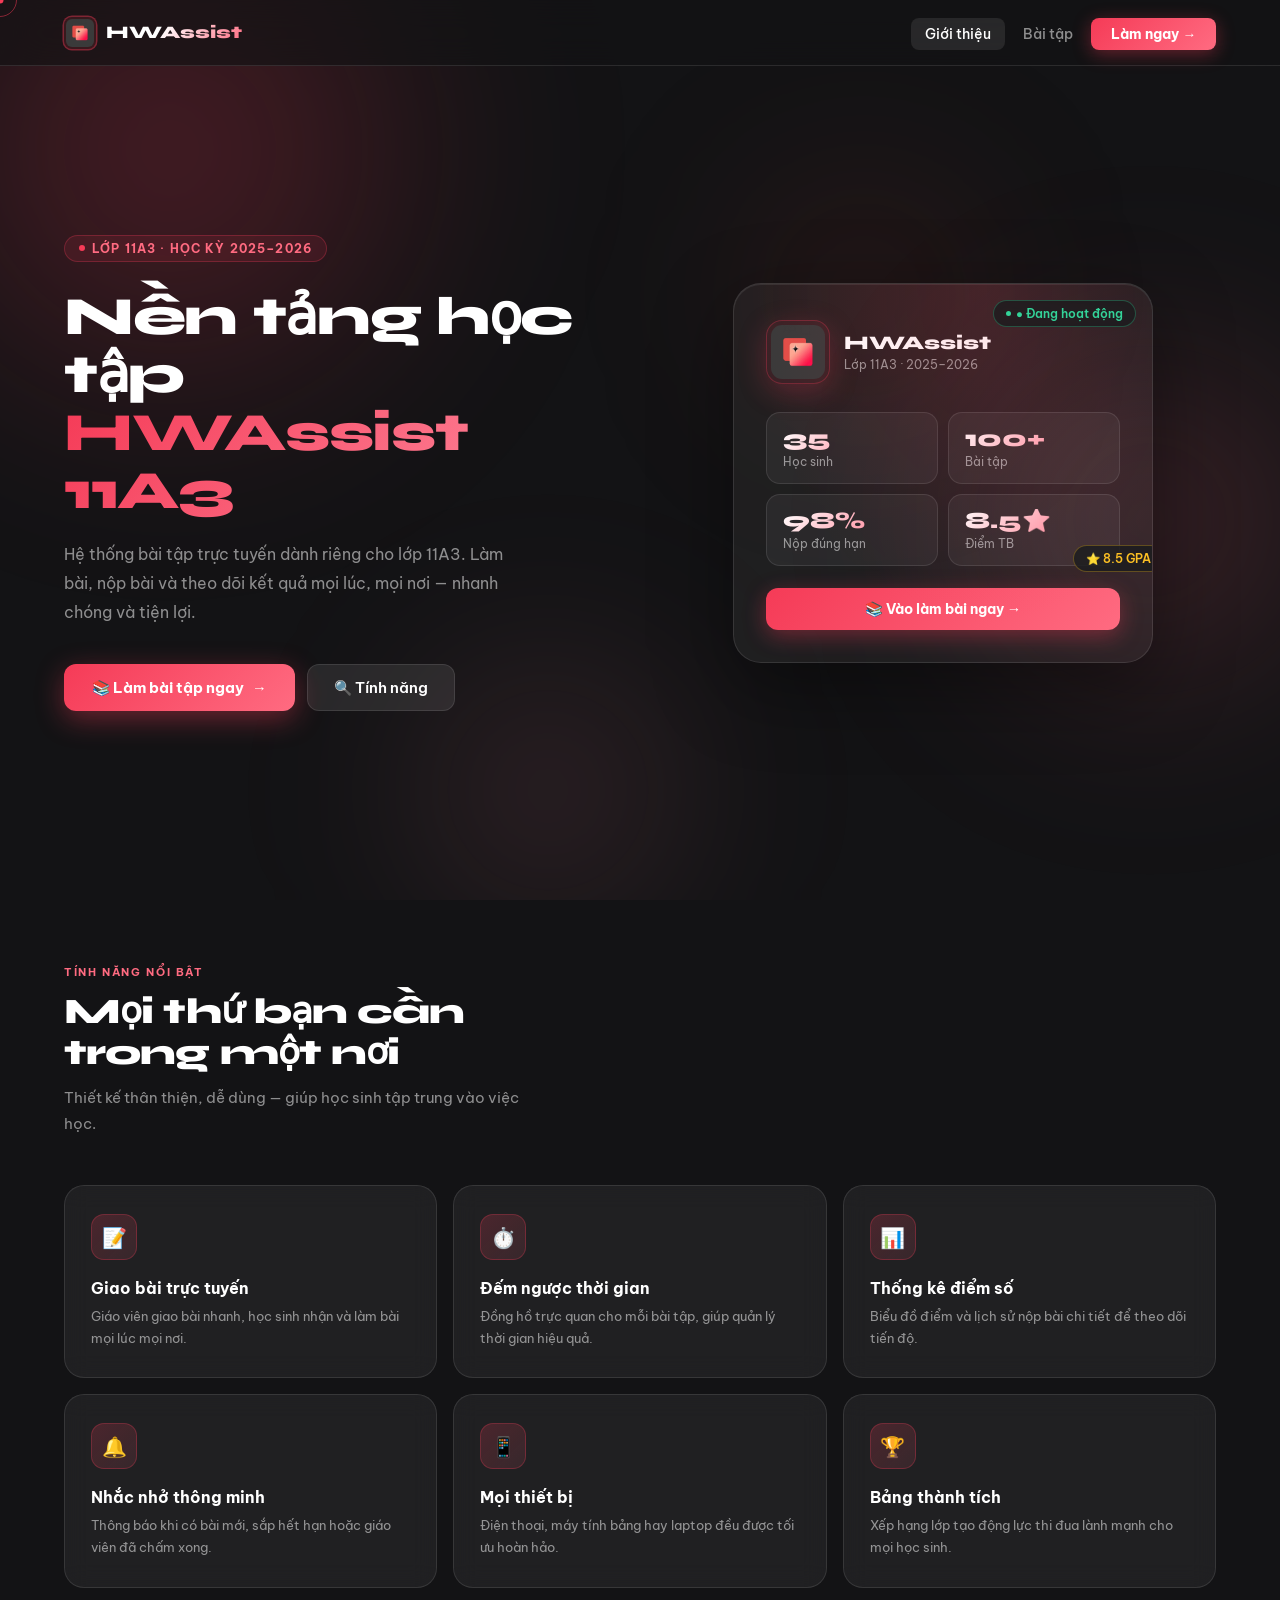
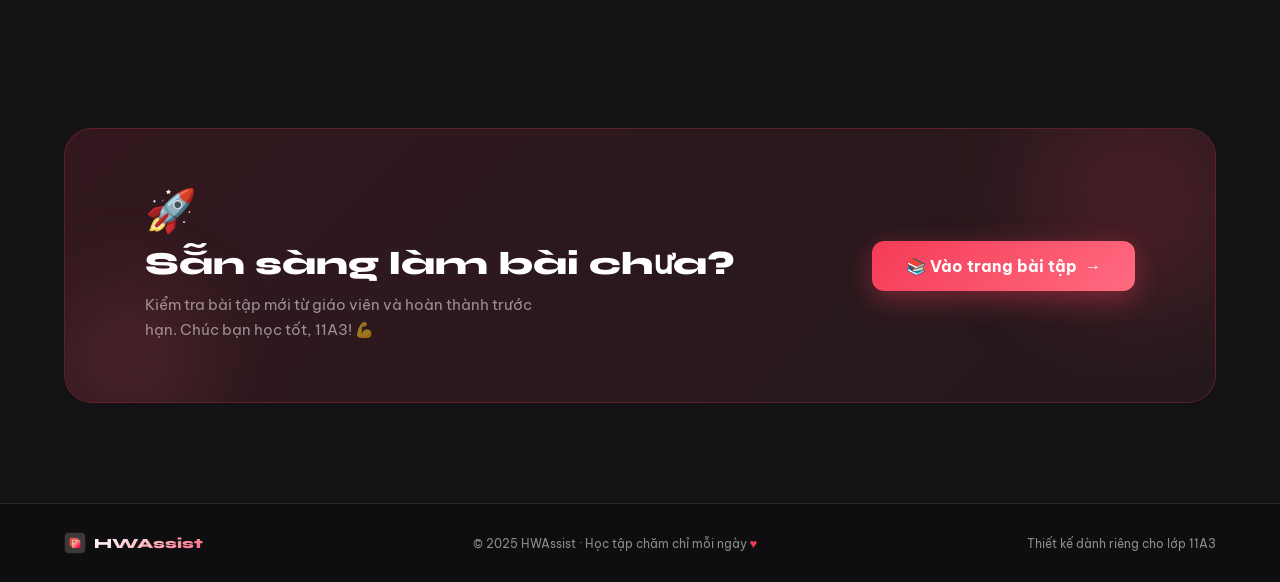
<file: index.html>
<!DOCTYPE html>
<html lang="vi">
<head>
<meta charset="UTF-8">
<meta name="viewport" content="width=device-width, initial-scale=1.0">
<title>HWAssist – Học Tập Trực Tuyến</title>
<link href="https://fonts.googleapis.com/css2?family=Be+Vietnam+Pro:wght@300;400;500;600;700;800;900&family=Syne:wght@700;800&display=swap" rel="stylesheet">
<style>
/* ══════════════════════════════════════════
   VARIABLES & RESET
══════════════════════════════════════════ */
:root {
  --red:#f53b57; --red2:#ff6b81; --salmon:#ff8fa3;
  --dark2:#131315;
  --card:rgba(255,255,255,0.06);
  --glass:rgba(255,255,255,0.09);
  --border:rgba(255,255,255,0.10);
  --text:#fff; --muted:rgba(255,255,255,0.52);
}
*,*::before,*::after{box-sizing:border-box;margin:0;padding:0;}
html{scroll-behavior:smooth;}
body{
  font-family:'Be Vietnam Pro',sans-serif;
  background:var(--dark2);
  color:var(--text);
  overflow-x:hidden;
  cursor:none;
}

/* ══════════════════════════════════════════
   CURSOR
══════════════════════════════════════════ */
.cursor{position:fixed;inset:0;z-index:9999;pointer-events:none;}
.cursor-dot{width:7px;height:7px;border-radius:50%;background:var(--red);position:absolute;transform:translate(-50%,-50%);}
.cursor-ring{width:34px;height:34px;border-radius:50%;border:1.5px solid rgba(245,59,87,.5);position:absolute;transform:translate(-50%,-50%);transition:width .18s,height .18s,border-color .18s;}

/* ══════════════════════════════════════════
   ANIMATED BACKGROUND
══════════════════════════════════════════ */
.bg-canvas{position:fixed;inset:0;z-index:0;background:var(--dark2);overflow:hidden;}
.orb{position:absolute;border-radius:50%;filter:blur(90px);animation:drift linear infinite;will-change:transform;}
.orb-1{width:700px;height:700px;background:radial-gradient(circle,rgba(245,59,87,.28),transparent 68%);top:-200px;left:-180px;animation-duration:20s;}
.orb-2{width:500px;height:500px;background:radial-gradient(circle,rgba(255,107,129,.22),transparent 68%);top:30%;right:-120px;animation-duration:25s;animation-delay:-7s;}
.orb-3{width:380px;height:380px;background:radial-gradient(circle,rgba(255,143,163,.18),transparent 68%);bottom:-80px;left:28%;animation-duration:17s;animation-delay:-11s;}
.orb-4{width:320px;height:320px;background:radial-gradient(circle,rgba(192,57,43,.22),transparent 68%);top:15%;left:55%;animation-duration:22s;animation-delay:-4s;}
@keyframes drift{
  0%  {transform:translateY(0)translateX(0)scale(1);}
  25% {transform:translateY(-45px)translateX(35px)scale(1.04);}
  50% {transform:translateY(22px)translateX(-22px)scale(.97);}
  75% {transform:translateY(-28px)translateX(-38px)scale(1.03);}
  100%{transform:translateY(0)translateX(0)scale(1);}
}
.hover-glow{
  position:fixed;z-index:1;
  width:420px;height:420px;border-radius:50%;
  background:radial-gradient(circle,rgba(255,107,129,.14),transparent 70%);
  filter:blur(45px);pointer-events:none;
  transform:translate(-50%,-50%);
  transition:opacity .35s;opacity:0;
}

/* ══════════════════════════════════════════
   NAVBAR
══════════════════════════════════════════ */
nav{
  position:fixed;top:0;left:0;right:0;z-index:200;
  height:66px;
  display:flex;align-items:center;justify-content:space-between;
  padding:0 clamp(24px,5vw,80px);
  background:rgba(19,19,21,.65);
  backdrop-filter:blur(22px);
  border-bottom:1px solid var(--border);
  transition:background .35s;
}
nav.scrolled{background:rgba(13,13,15,.9);}
.nav-logo{display:flex;align-items:center;gap:10px;text-decoration:none;}
.nav-logo-img{
  width:32px;height:32px;
  border-radius:8px;
  object-fit:contain;          /* ← contain so logo không bị crop */
  background:rgba(245,59,87,.12);
  padding:2px;
  box-shadow:0 0 0 1.5px rgba(245,59,87,.45);
}
.nav-logo-text{
  font-family:'Syne',sans-serif;font-size:1.1rem;font-weight:800;
  background:linear-gradient(130deg,#fff 40%,var(--red2));
  -webkit-background-clip:text;-webkit-text-fill-color:transparent;
}
.nav-links{display:flex;align-items:center;gap:4px;list-style:none;}
.nav-links a{
  color:var(--muted);text-decoration:none;
  font-size:.85rem;font-weight:500;
  padding:7px 14px;border-radius:8px;
  transition:color .2s,background .2s;
}
.nav-links a:hover,.nav-links a.active{color:#fff;background:var(--glass);}
.nav-links a.cta{
  background:linear-gradient(135deg,var(--red),var(--red2));
  color:#fff!important;font-weight:700;
  padding:7px 20px;
  box-shadow:0 4px 18px rgba(245,59,87,.38);
  transition:transform .2s,box-shadow .2s;
}
.nav-links a.cta:hover{transform:translateY(-1px);box-shadow:0 8px 26px rgba(245,59,87,.55);}

/* ══════════════════════════════════════════
   PAGE WRAPPER
══════════════════════════════════════════ */
.page-wrap{
  max-width:1280px;
  margin:0 auto;
  padding:0 clamp(20px,5vw,80px);
  position:relative;z-index:2;
}

/* ══════════════════════════════════════════
   HERO — HORIZONTAL
══════════════════════════════════════════ */
#intro{
  min-height:100vh;
  display:flex;align-items:center;
  padding-top:66px;
}
.hero-layout{
  display:grid;
  grid-template-columns:1fr 1fr;
  gap:60px;
  align-items:center;
  width:100%;
  padding:60px 0 80px;
}

/* LEFT: text */
.hero-text-col{}
.hero-badge{
  display:inline-flex;align-items:center;gap:7px;
  background:rgba(245,59,87,.1);
  border:1px solid rgba(245,59,87,.28);
  border-radius:100px;padding:5px 14px;
  font-size:.72rem;font-weight:700;color:var(--red2);
  letter-spacing:.1em;text-transform:uppercase;
  margin-bottom:26px;
  animation:fadeUp .55s ease both;
}
.badge-dot{width:6px;height:6px;border-radius:50%;background:var(--red);animation:blink 1.6s ease infinite;}
@keyframes blink{0%,100%{opacity:1;transform:scale(1)}50%{opacity:.35;transform:scale(.65)}}

h1.hero-title{
  font-family:'Syne',sans-serif;
  font-size:clamp(2.4rem,4.2vw,3.8rem);
  font-weight:800;line-height:1.08;
  letter-spacing:-.025em;
  margin-bottom:20px;
  animation:fadeUp .55s .08s ease both;
}
.hero-title .line2{
  background:linear-gradient(130deg,var(--red),var(--salmon));
  -webkit-background-clip:text;-webkit-text-fill-color:transparent;
  display:block;
}
.hero-sub{
  font-size:1rem;color:var(--muted);
  line-height:1.8;max-width:460px;
  margin-bottom:38px;
  animation:fadeUp .55s .16s ease both;
}
.hero-actions{
  display:flex;gap:12px;flex-wrap:wrap;
  animation:fadeUp .55s .24s ease both;
}
.btn-primary{
  display:inline-flex;align-items:center;gap:8px;
  background:linear-gradient(135deg,var(--red),var(--red2));
  color:#fff;font-family:'Be Vietnam Pro',sans-serif;
  font-size:.92rem;font-weight:700;
  padding:13px 28px;border-radius:12px;
  text-decoration:none;border:none;cursor:none;
  box-shadow:0 8px 28px rgba(245,59,87,.4);
  transition:transform .22s,box-shadow .22s;
  position:relative;overflow:hidden;
}
.btn-primary::before{content:'';position:absolute;inset:0;background:linear-gradient(135deg,rgba(255,255,255,.16),transparent);opacity:0;transition:opacity .2s;}
.btn-primary:hover{transform:translateY(-2px);box-shadow:0 14px 38px rgba(245,59,87,.52);}
.btn-primary:hover::before{opacity:1;}
.arrow{transition:transform .2s;}
.btn-primary:hover .arrow{transform:translateX(4px);}
.btn-ghost{
  display:inline-flex;align-items:center;gap:8px;
  background:var(--glass);border:1px solid var(--border);
  color:#fff;font-family:'Be Vietnam Pro',sans-serif;
  font-size:.92rem;font-weight:600;
  padding:13px 26px;border-radius:12px;
  text-decoration:none;cursor:none;
  backdrop-filter:blur(10px);
  transition:background .2s,border-color .2s,transform .2s;
}
.btn-ghost:hover{background:rgba(255,255,255,.13);border-color:rgba(255,255,255,.22);transform:translateY(-2px);}

/* RIGHT: visual card */
.hero-visual-col{
  display:flex;justify-content:center;align-items:center;
  animation:fadeUp .55s .1s ease both;
}
.hero-card{
  position:relative;
  width:100%;max-width:420px;
  background:rgba(255,255,255,.05);
  border:1px solid rgba(255,255,255,.1);
  border-radius:28px;
  padding:36px 32px 32px;
  backdrop-filter:blur(18px);
  box-shadow:0 24px 80px rgba(0,0,0,.4),inset 0 1px 0 rgba(255,255,255,.08);
  overflow:hidden;
}
.hero-card::before{
  content:'';position:absolute;inset:0;border-radius:28px;
  background:radial-gradient(ellipse at 60% 0%,rgba(245,59,87,.15),transparent 65%);
  pointer-events:none;
}
.hcard-logo-wrap{
  display:flex;align-items:center;gap:14px;margin-bottom:28px;
}
.hcard-logo{
  width:64px;height:64px;
  border-radius:16px;
  object-fit:contain;           /* ← contain, không crop */
  background:rgba(245,59,87,.1);
  padding:4px;
  border:1px solid rgba(245,59,87,.3);
  box-shadow:0 8px 28px rgba(245,59,87,.25);
  animation:logoFloat 3.5s ease-in-out infinite;
}
@keyframes logoFloat{0%,100%{transform:translateY(0)}50%{transform:translateY(-6px)}}
.hcard-label{}
.hcard-name{font-family:'Syne',sans-serif;font-size:1.2rem;font-weight:800;}
.hcard-class{font-size:.78rem;color:var(--muted);margin-top:3px;}

.hcard-stats{display:grid;grid-template-columns:1fr 1fr;gap:10px;margin-bottom:22px;}
.hstat{
  background:rgba(255,255,255,.05);
  border:1px solid var(--border);
  border-radius:14px;padding:14px 16px;
  transition:border-color .2s;
}
.hstat:hover{border-color:rgba(245,59,87,.35);}
.hstat-n{font-family:'Syne',sans-serif;font-size:1.45rem;font-weight:800;background:linear-gradient(135deg,#fff,var(--red2));-webkit-background-clip:text;-webkit-text-fill-color:transparent;line-height:1;}
.hstat-l{font-size:.72rem;color:var(--muted);margin-top:4px;}

.hcard-btn{
  width:100%;padding:12px;border-radius:12px;border:none;
  background:linear-gradient(135deg,var(--red),var(--red2));
  color:#fff;font-family:'Be Vietnam Pro',sans-serif;
  font-size:.9rem;font-weight:700;cursor:none;
  display:flex;align-items:center;justify-content:center;gap:7px;
  box-shadow:0 6px 22px rgba(245,59,87,.38);
  transition:transform .2s,box-shadow .2s;
}
.hcard-btn:hover{transform:translateY(-2px);box-shadow:0 12px 32px rgba(245,59,87,.52);}

/* floating tags on card */
.hcard-tag{
  position:absolute;
  display:inline-flex;align-items:center;gap:5px;
  background:rgba(28,28,30,.85);
  border:1px solid var(--border);
  border-radius:100px;padding:5px 12px;
  font-size:.72rem;font-weight:600;
  backdrop-filter:blur(8px);
  white-space:nowrap;
}
.hcard-tag.t1{top:16px;right:16px;color:#34d399;border-color:rgba(52,211,153,.3);}
.hcard-tag.t1::before{content:'';width:5px;height:5px;border-radius:50%;background:#34d399;animation:blink 1.5s ease infinite;}
.hcard-tag.t2{bottom:90px;right:-12px;color:#fbbf24;border-color:rgba(251,191,36,.3);}

@keyframes fadeUp{from{opacity:0;transform:translateY(20px)}to{opacity:1;transform:translateY(0)}}

/* ══════════════════════════════════════════
   DIVIDER
══════════════════════════════════════════ */
.section-divider{
  height:1px;
  background:linear-gradient(90deg,transparent,var(--border),transparent);
  margin:0 auto;max-width:1280px;
  padding:0 clamp(20px,5vw,80px);
}

/* ══════════════════════════════════════════
   STATS ROW (separate section, horizontal)
══════════════════════════════════════════ */
.stats-section{padding:60px 0;}
.stats-inner{
  display:grid;
  grid-template-columns:repeat(4,1fr);
  gap:14px;
}
.stat-card{
  background:var(--card);border:1px solid var(--border);
  border-radius:18px;padding:28px 22px;
  text-align:center;backdrop-filter:blur(12px);
  transition:transform .25s,border-color .25s,box-shadow .25s;
}
.stat-card:hover{transform:translateY(-4px);border-color:rgba(245,59,87,.4);box-shadow:0 12px 36px rgba(245,59,87,.13);}
.stat-num{font-family:'Syne',sans-serif;font-size:2.1rem;font-weight:800;background:linear-gradient(135deg,#fff,var(--red2));-webkit-background-clip:text;-webkit-text-fill-color:transparent;line-height:1;}
.stat-label{font-size:.78rem;color:var(--muted);margin-top:7px;}

/* ══════════════════════════════════════════
   FEATURES
══════════════════════════════════════════ */
.features-section{padding:60px 0 80px;}
.sec-tag{display:inline-block;font-size:.68rem;font-weight:700;letter-spacing:.15em;text-transform:uppercase;color:var(--red2);margin-bottom:12px;}
.sec-title{font-family:'Syne',sans-serif;font-size:clamp(1.8rem,2.8vw,2.5rem);font-weight:800;letter-spacing:-.025em;margin-bottom:12px;line-height:1.15;}
.sec-sub{color:var(--muted);font-size:.95rem;line-height:1.7;max-width:480px;}
.features-grid{display:grid;grid-template-columns:repeat(3,1fr);gap:16px;margin-top:48px;}
.feat-card{
  background:var(--card);border:1px solid var(--border);
  border-radius:20px;padding:28px 26px;
  backdrop-filter:blur(12px);
  transition:transform .3s,border-color .3s,box-shadow .3s;
  position:relative;overflow:hidden;
}
.feat-card::after{content:'';position:absolute;inset:0;border-radius:20px;background:radial-gradient(circle at var(--mx,50%) var(--my,50%),rgba(245,59,87,.08),transparent 60%);opacity:0;transition:opacity .3s;pointer-events:none;}
.feat-card:hover{transform:translateY(-5px);border-color:rgba(245,59,87,.3);box-shadow:0 16px 44px rgba(0,0,0,.28);}
.feat-card:hover::after{opacity:1;}
.feat-icon{width:46px;height:46px;border-radius:13px;background:linear-gradient(135deg,rgba(245,59,87,.2),rgba(255,107,129,.1));border:1px solid rgba(245,59,87,.28);display:flex;align-items:center;justify-content:center;font-size:1.25rem;margin-bottom:18px;}
.feat-card h3{font-size:.98rem;font-weight:700;margin-bottom:8px;}
.feat-card p{font-size:.82rem;color:var(--muted);line-height:1.65;}

/* ══════════════════════════════════════════
   CTA BAND
══════════════════════════════════════════ */
.cta-section{padding:60px 0 100px;}
.cta-band{
  background:linear-gradient(135deg,rgba(245,59,87,.14),rgba(255,107,129,.07));
  border:1px solid rgba(245,59,87,.25);
  border-radius:28px;padding:60px 80px;
  display:flex;align-items:center;justify-content:space-between;gap:40px;
  position:relative;overflow:hidden;
}
.cta-band::before{content:'';position:absolute;top:-100px;right:-100px;width:350px;height:350px;border-radius:50%;background:radial-gradient(circle,rgba(245,59,87,.2),transparent 70%);filter:blur(35px);pointer-events:none;}
.cta-band::after{content:'';position:absolute;bottom:-80px;left:-60px;width:250px;height:250px;border-radius:50%;background:radial-gradient(circle,rgba(255,107,129,.14),transparent 70%);filter:blur(28px);pointer-events:none;}
.cta-text{}
.cta-emoji{font-size:2.6rem;line-height:1;margin-bottom:14px;display:block;animation:bounce 2s ease infinite;}
@keyframes bounce{0%,100%{transform:translateY(0)}50%{transform:translateY(-8px)}}
.cta-band h2{font-family:'Syne',sans-serif;font-size:clamp(1.5rem,2.5vw,2rem);font-weight:800;margin-bottom:10px;}
.cta-band p{color:var(--muted);font-size:.93rem;line-height:1.65;max-width:420px;}
.cta-action{flex-shrink:0;}

/* ══════════════════════════════════════════
   FOOTER
══════════════════════════════════════════ */
footer{
  border-top:1px solid var(--border);
  background:rgba(13,13,15,.7);
  backdrop-filter:blur(14px);
}
.footer-inner{
  max-width:1280px;margin:0 auto;
  padding:28px clamp(20px,5vw,80px);
  display:flex;align-items:center;justify-content:space-between;
  flex-wrap:wrap;gap:12px;
}
footer p{font-size:.78rem;color:var(--muted);}
.footer-heart{color:var(--red);}
.footer-logo{display:flex;align-items:center;gap:8px;}
.footer-logo img{width:22px;height:22px;border-radius:5px;object-fit:contain;background:rgba(245,59,87,.1);padding:1px;}
.footer-logo span{font-family:'Syne',sans-serif;font-size:.88rem;font-weight:800;background:linear-gradient(135deg,#fff,var(--red2));-webkit-background-clip:text;-webkit-text-fill-color:transparent;}

/* ══════════════════════════════════════════
   ASSIGNMENT PAGE
══════════════════════════════════════════ */
#baitap-page{display:none;padding-top:66px;min-height:100vh;cursor:auto;}
#baitap-page *{cursor:auto;}
#baitap-page a,#baitap-page button{cursor:pointer;}
/* Modal luôn dùng cursor bình thường dù ở trang nào */
.modal-overlay,.modal,.modal *{cursor:auto !important;}
.modal a,.modal button,.modal-overlay .mbtn,.float-bubble,.float-bubble *{cursor:pointer !important;}
#baitap-page.active{display:block;}
#intro-page.hidden{display:none;}

.bt-page-wrap{
  max-width:1280px;margin:0 auto;
  padding:48px clamp(20px,5vw,80px) 80px;
  position:relative;z-index:2;
}
.bt-header{margin-bottom:36px;}
.bt-header h2{font-family:'Syne',sans-serif;font-size:1.8rem;font-weight:800;margin-bottom:8px;}
.bt-header p{color:var(--muted);font-size:.9rem;}

.assign-grid{display:grid;grid-template-columns:repeat(auto-fill,minmax(290px,1fr));gap:18px;}

/* ── Card ── */
.assign-card{
  background:var(--card);border:1px solid var(--border);
  border-radius:20px;padding:24px 22px 20px;
  backdrop-filter:blur(14px);cursor:none;
  transition:transform .3s,border-color .3s,box-shadow .3s;
  position:relative;overflow:hidden;
}
.assign-card::before{content:'';position:absolute;inset:0;background:radial-gradient(circle at var(--mx,50%) var(--my,50%),rgba(245,59,87,.08),transparent 65%);opacity:0;transition:opacity .3s;pointer-events:none;border-radius:20px;}
.assign-card:hover{transform:translateY(-5px);border-color:rgba(245,59,87,.4);box-shadow:0 18px 50px rgba(0,0,0,.3);}
.assign-card:hover::before{opacity:1;}
.acard-top{display:flex;align-items:flex-start;justify-content:space-between;gap:10px;margin-bottom:14px;}
.acard-icon{width:46px;height:46px;border-radius:13px;background:linear-gradient(135deg,rgba(245,59,87,.28),rgba(255,107,129,.14));border:1px solid rgba(245,59,87,.3);display:flex;align-items:center;justify-content:center;font-size:1.3rem;flex-shrink:0;}
.status-badge{display:inline-flex;align-items:center;gap:5px;font-size:.68rem;font-weight:700;letter-spacing:.06em;text-transform:uppercase;padding:4px 10px;border-radius:100px;}
.status-badge.online{background:rgba(52,211,153,.14);border:1px solid rgba(52,211,153,.32);color:#34d399;}
.status-badge.offline{background:rgba(156,163,175,.1);border:1px solid rgba(156,163,175,.22);color:#9ca3af;}
.status-dot{width:5px;height:5px;border-radius:50%;}
.status-badge.online .status-dot{background:#34d399;animation:blink 1.5s ease infinite;}
.status-badge.offline .status-dot{background:#9ca3af;}
.acard-title{font-size:1rem;font-weight:700;margin-bottom:6px;line-height:1.3;}
.acard-meta{font-size:.77rem;color:var(--muted);display:flex;flex-wrap:wrap;gap:10px;margin-bottom:18px;}
.acard-btn{
  width:100%;padding:10px;border-radius:11px;border:none;
  background:linear-gradient(135deg,var(--red),var(--red2));
  color:#fff;font-family:'Be Vietnam Pro',sans-serif;
  font-size:.85rem;font-weight:700;cursor:none;
  display:flex;align-items:center;justify-content:center;gap:6px;
  box-shadow:0 4px 16px rgba(245,59,87,.35);
  transition:transform .2s,box-shadow .2s;
}
.acard-btn:hover{transform:translateY(-2px);box-shadow:0 8px 24px rgba(245,59,87,.5);}
.acard-btn.disabled{background:rgba(156,163,175,.16);box-shadow:none;color:var(--muted);cursor:not-allowed;}
.acard-btn.disabled:hover{transform:none;box-shadow:none;}

/* ══════════════════════════════════════════
   MODAL
══════════════════════════════════════════ */
.modal-overlay{
  position:fixed;inset:0;z-index:500;
  background:rgba(0,0,0,.8);backdrop-filter:blur(8px);
  display:flex;align-items:center;justify-content:center;
  padding:20px;
  opacity:0;pointer-events:none;transition:opacity .25s;
  cursor:auto;
}
.modal-overlay *{cursor:auto;}
.modal-overlay a,.modal-overlay button{cursor:pointer;}
.modal-overlay.open{opacity:1;pointer-events:all;}
.modal{
  background:#1b1b1e;border:1px solid var(--border);
  border-radius:22px;width:100%;max-width:1100px;
  max-height:95vh;display:flex;flex-direction:column;
  overflow:hidden;
  box-shadow:0 32px 80px rgba(0,0,0,.7);
  transform:scale(.95)translateY(14px);transition:transform .25s;
}
.modal-overlay.open .modal{transform:scale(1)translateY(0);}
.modal-header{
  display:flex;align-items:center;justify-content:space-between;
  padding:15px 20px;border-bottom:1px solid var(--border);
  background:rgba(255,255,255,.025);flex-shrink:0;
}
.modal-left{display:flex;align-items:center;gap:11px;}
.modal-icon{font-size:1.35rem;}
.modal-title{font-family:'Syne',sans-serif;font-size:.98rem;font-weight:800;}
.modal-sub{font-size:.7rem;color:var(--muted);margin-top:1px;overflow:hidden;text-overflow:ellipsis;white-space:nowrap;max-width:380px;}
.modal-btns{display:flex;gap:7px;}
.mbtn{
  border:none;font-family:'Be Vietnam Pro',sans-serif;
  font-size:.76rem;font-weight:700;
  border-radius:9px;padding:8px 14px;cursor:none;
  display:flex;align-items:center;gap:5px;
  transition:transform .18s,background .18s;
}
.mbtn-hide{background:rgba(251,191,36,.12);color:#fbbf24;border:1px solid rgba(251,191,36,.28);}
.mbtn-hide:hover{background:rgba(251,191,36,.24);transform:translateY(-1px);}
.mbtn-close{background:rgba(245,59,87,.12);color:var(--red2);border:1px solid rgba(245,59,87,.28);}
.mbtn-close:hover{background:rgba(245,59,87,.26);transform:translateY(-1px);}
.mbtn-fs{background:rgba(99,179,237,.12);color:#63b3ed;border:1px solid rgba(99,179,237,.28);display:flex;align-items:center;gap:5px;}
.mbtn-fs:hover{background:rgba(99,179,237,.24);transform:translateY(-1px);}
.modal-overlay,.modal,.modal *{cursor:auto;}
.mbtn,.link-open{cursor:pointer!important;}

.modal-body{flex:1;overflow-y:auto;padding:14px;display:flex;flex-direction:column;gap:10px;}
.link-bar{
  display:flex;align-items:center;gap:8px;
  background:rgba(255,255,255,.04);
  border:1px solid var(--border);
  border-radius:10px;padding:8px 12px;flex-shrink:0;
}
.link-bar span{font-size:.76rem;color:var(--muted);flex:1;overflow:hidden;text-overflow:ellipsis;white-space:nowrap;}
.link-open{
  background:linear-gradient(135deg,var(--red),var(--red2));
  color:#fff;border:none;font-family:'Be Vietnam Pro',sans-serif;
  font-size:.76rem;font-weight:700;
  padding:7px 13px;border-radius:8px;cursor:none;
  transition:transform .18s,box-shadow .18s;white-space:nowrap;
}
.link-open:hover{transform:translateY(-1px);box-shadow:0 6px 18px rgba(245,59,87,.45);}
.iframe-wrap{
  border-radius:12px;overflow:hidden;
  border:1px solid var(--border);background:#0f0f11;
  height:900px;position:relative;flex-shrink:0;
}
.iframe-wrap iframe{width:100%;height:900px;border:none;display:block;}
.iframe-ph{
  position:absolute;inset:0;
  display:flex;flex-direction:column;align-items:center;justify-content:center;
  gap:12px;color:var(--muted);font-size:.84rem;text-align:center;padding:20px;
}
.iframe-ph-icon{font-size:3rem;}

/* ══════════════════════════════════════════
   FLOATING BUBBLE
══════════════════════════════════════════ */
.float-bubble{
  position:fixed;z-index:600;
  bottom:28px;right:28px;
  background:rgba(24,24,26,.95);
  backdrop-filter:blur(20px);
  border:1px solid rgba(245,59,87,.38);
  border-radius:100px;
  padding:9px 16px 9px 10px;
  display:flex;align-items:center;gap:10px;
  box-shadow:0 10px 36px rgba(0,0,0,.5),0 0 0 1px rgba(245,59,87,.1);
  cursor:none;
  transition:transform .25s,box-shadow .25s,opacity .3s;
  transform:translateY(80px)scale(.9);opacity:0;pointer-events:none;
}
.float-bubble.visible{transform:translateY(0)scale(1);opacity:1;pointer-events:all;}
.float-bubble:hover{transform:translateY(-2px)scale(1.02);box-shadow:0 16px 44px rgba(0,0,0,.5),0 0 0 1px rgba(245,59,87,.28);}
.bubble-ring{width:28px;height:28px;border-radius:50%;border:2px solid var(--red);display:flex;align-items:center;justify-content:center;flex-shrink:0;position:relative;}
.bubble-ring::before{content:'';position:absolute;inset:-5px;border-radius:50%;border:1.5px solid rgba(245,59,87,.28);animation:bpulse 2s ease infinite;}
@keyframes bpulse{0%,100%{transform:scale(1);opacity:.6}50%{transform:scale(1.38);opacity:0}}
.bubble-dot{width:8px;height:8px;border-radius:50%;background:var(--red);animation:blink 1.5s ease infinite;}
.bubble-info{display:flex;flex-direction:column;}
.bubble-name{font-size:.76rem;font-weight:700;color:#fff;}
.bubble-hint{font-size:.67rem;color:var(--red2);}
.modal-overlay,.modal,.modal *{cursor:auto;}
.modal-btns .mbtn,.link-open{cursor:pointer;}
.bubble-x{cursor:pointer;}
.bubble-x:hover{background:rgba(245,59,87,.18);color:var(--red2);}

/* ══════════════════════════════════════════
   RESPONSIVE
══════════════════════════════════════════ */
@media(max-width:1024px){
  .features-grid{grid-template-columns:repeat(2,1fr);}
  .cta-band{flex-direction:column;text-align:center;padding:44px 36px;}
  .cta-band p{margin:0 auto;}
  .stats-inner{grid-template-columns:repeat(2,1fr);}
}
@media(max-width:768px){
  .hero-layout{grid-template-columns:1fr;gap:40px;text-align:center;padding:50px 0 60px;}
  .hero-text-col .hero-actions{justify-content:center;}
  .hero-text-col .hero-sub{margin-left:auto;margin-right:auto;}
  .hero-visual-col{order:-1;}
  .hero-card{max-width:340px;}
  .features-grid{grid-template-columns:1fr;}
}
@media(max-width:480px){
  .stats-inner{grid-template-columns:1fr 1fr;}
  .hero-actions{flex-direction:column;align-items:stretch;}
  .btn-primary,.btn-ghost{justify-content:center;}
  .cta-band{padding:36px 24px;}
}
</style>
</head>
<body>

<!-- ── CURSOR ── -->
<div class="cursor">
  <div class="cursor-dot" id="dot"></div>
  <div class="cursor-ring" id="ring"></div>
</div>

<!-- ── BACKGROUND ── -->
<div class="bg-canvas">
  <div class="orb orb-1"></div><div class="orb orb-2"></div>
  <div class="orb orb-3"></div><div class="orb orb-4"></div>
</div>
<div class="hover-glow" id="hoverGlow"></div>

<!-- ════════════════════════════════════════
     NAVBAR
════════════════════════════════════════ -->
<nav id="navbar">
  <a href="#" class="nav-logo" onclick="showPage('intro');return false;">
    <img src="logo.png" alt="HWAssist Logo" class="nav-logo-img">
    <span class="nav-logo-text">HWAssist</span>
  </a>
  <ul class="nav-links">
    <li><a href="#" onclick="showPage('intro');return false;" id="link-intro" class="active">Giới thiệu</a></li>
    <li><a href="#" onclick="showPage('baitap');return false;" id="link-baitap">Bài tập</a></li>
    <li><a href="#" class="cta" onclick="showPage('baitap');return false;">Làm ngay →</a></li>
  </ul>
</nav>

<!-- ════════════════════════════════════════
     INTRO PAGE
════════════════════════════════════════ -->
<div id="intro-page">

  <!-- HERO -->
  <section id="intro">
    <div class="page-wrap">
      <div class="hero-layout">

        <!-- LEFT: TEXT -->
        <div class="hero-text-col">
          <div class="hero-badge">
            <span class="badge-dot"></span>
            Lớp 11A3 · Học kỳ 2025–2026
          </div>
          <h1 class="hero-title">
            Nền tảng học tập<br>
            <span class="line2">HWAssist 11A3</span>
          </h1>
          <p class="hero-sub">
            Hệ thống bài tập trực tuyến dành riêng cho lớp 11A3. Làm bài, nộp bài và theo dõi kết quả mọi lúc, mọi nơi — nhanh chóng và tiện lợi.
          </p>
          <div class="hero-actions">
            <a href="#" class="btn-primary" onclick="showPage('baitap');return false;">
              📚 Làm bài tập ngay <span class="arrow">→</span>
            </a>
            <a href="#features" class="btn-ghost">🔍 Tính năng</a>
          </div>
        </div>

        <!-- RIGHT: CARD -->
        <div class="hero-visual-col">
          <div class="hero-card">
            <!-- floating tags -->
            <div class="hcard-tag t1">● Đang hoạt động</div>
            <div class="hcard-tag t2">⭐ 8.5 GPA</div>

            <div class="hcard-logo-wrap">
              <img src="logo.png" alt="Logo" class="hcard-logo">
              <div class="hcard-label">
                <div class="hcard-name">HWAssist</div>
                <div class="hcard-class">Lớp 11A3 · 2025–2026</div>
              </div>
            </div>

            <div class="hcard-stats">
              <div class="hstat"><div class="hstat-n">35</div><div class="hstat-l">Học sinh</div></div>
              <div class="hstat"><div class="hstat-n">100+</div><div class="hstat-l">Bài tập</div></div>
              <div class="hstat"><div class="hstat-n">98%</div><div class="hstat-l">Nộp đúng hạn</div></div>
              <div class="hstat"><div class="hstat-n">8.5⭐</div><div class="hstat-l">Điểm TB</div></div>
            </div>

            <button class="hcard-btn" onclick="showPage('baitap')">
              📚 Vào làm bài ngay →
            </button>
          </div>
        </div>

      </div>
    </div>
  </section>

  <!-- FEATURES -->
  <section id="features">
    <div class="page-wrap">
      <div class="features-section">
        <div>
          <span class="sec-tag">Tính năng nổi bật</span>
          <h2 class="sec-title">Mọi thứ bạn cần<br>trong một nơi</h2>
          <p class="sec-sub">Thiết kế thân thiện, dễ dùng — giúp học sinh tập trung vào việc học.</p>
        </div>
        <div class="features-grid">
          <div class="feat-card"><div class="feat-icon">📝</div><h3>Giao bài trực tuyến</h3><p>Giáo viên giao bài nhanh, học sinh nhận và làm bài mọi lúc mọi nơi.</p></div>
          <div class="feat-card"><div class="feat-icon">⏱️</div><h3>Đếm ngược thời gian</h3><p>Đồng hồ trực quan cho mỗi bài tập, giúp quản lý thời gian hiệu quả.</p></div>
          <div class="feat-card"><div class="feat-icon">📊</div><h3>Thống kê điểm số</h3><p>Biểu đồ điểm và lịch sử nộp bài chi tiết để theo dõi tiến độ.</p></div>
          <div class="feat-card"><div class="feat-icon">🔔</div><h3>Nhắc nhở thông minh</h3><p>Thông báo khi có bài mới, sắp hết hạn hoặc giáo viên đã chấm xong.</p></div>
          <div class="feat-card"><div class="feat-icon">📱</div><h3>Mọi thiết bị</h3><p>Điện thoại, máy tính bảng hay laptop đều được tối ưu hoàn hảo.</p></div>
          <div class="feat-card"><div class="feat-icon">🏆</div><h3>Bảng thành tích</h3><p>Xếp hạng lớp tạo động lực thi đua lành mạnh cho mọi học sinh.</p></div>
        </div>
      </div>
    </div>
  </section>

  <!-- CTA BAND -->
  <div class="page-wrap">
    <div class="cta-section">
      <div class="cta-band">
        <div class="cta-text">
          <span class="cta-emoji">🚀</span>
          <h2>Sẵn sàng làm bài chưa?</h2>
          <p>Kiểm tra bài tập mới từ giáo viên và hoàn thành trước hạn. Chúc bạn học tốt, 11A3! 💪</p>
        </div>
        <div class="cta-action">
          <a href="#" class="btn-primary" onclick="showPage('baitap');return false;" style="display:inline-flex;font-size:1rem;padding:15px 34px;">
            📚 Vào trang bài tập <span class="arrow">→</span>
          </a>
        </div>
      </div>
    </div>
  </div>

  <!-- FOOTER -->
  <footer>
    <div class="footer-inner">
      <div class="footer-logo">
        <img src="logo.png" alt="Logo">
        <span>HWAssist</span>
      </div>
      <p>© 2025 HWAssist · Học tập chăm chỉ mỗi ngày <span class="footer-heart">♥</span></p>
      <p>Thiết kế dành riêng cho lớp 11A3</p>
    </div>
  </footer>

</div><!-- /intro-page -->

<!-- ════════════════════════════════════════
     BÀI TẬP PAGE
════════════════════════════════════════ -->
<div id="baitap-page">
  <div class="bt-page-wrap">
    <div class="bt-header">
      <h2>📚 Danh sách bài tập</h2>
      <p>Chọn bài tập bên dưới để bắt đầu làm ngay.</p>
    </div>

    <!-- ╔═══════════════════════════════════════════════════╗
         ║  CÁCH THÊM BÀI TẬP MỚI:                          ║
         ║  Copy một khối <div class="assign-card" ...>      ║
         ║  Sửa các data-* cho phù hợp                       ║
         ║  data-status: "online" (mở) | "offline" (đóng)    ║
         ╚═══════════════════════════════════════════════════╝ -->
    <div class="assign-grid" id="assignGrid">

      <!-- BÀI 1: VÍ DỤ -->
      <div class="assign-card"
        data-title="Vật lý"
        data-url="https://azota.vn/de-thi/pq5vzy"
        data-iframe-title="ĐỀ CƯƠNG ÔN TẬP Vật lý 11 GHK2"
        data-subject="📄"
        data-status="online"
        data-deadline="20/03/2025"
        data-teacher="Giáo viên bộ môn">
      </div>

      
      <div class="assign-card"
        data-title="Sinh học"
        data-url="https://azota.vn/de-thi/i7cqwm"
        data-iframe-title="ĐỀ CƯƠNG ÔN TẬP Sinh học 11 GHK2"
        data-subject="📐"
        data-status="online"
        data-deadline="DD/MM/YYYY"
        data-teacher="Tên giáo viên">
      </div>
      

    </div>
  </div>
</div>

<!-- ════════════════════════════════════════
     MODAL
════════════════════════════════════════ -->
<div class="modal-overlay" id="modalOverlay">
  <div class="modal">
    <div class="modal-header">
      <div class="modal-left">
        <span class="modal-icon" id="modalIcon">📄</span>
        <div>
          <div class="modal-title" id="modalTitle">Bài tập</div>
          <div class="modal-sub" id="modalSub"></div>
        </div>
      </div>
      <div class="modal-btns">
        <button class="mbtn mbtn-fs" id="btnFullscreen" onclick="toggleFullscreen()">
          <svg width="14" height="14" viewBox="0 0 24 24" fill="none" stroke="currentColor" stroke-width="2.5"><path d="M8 3H5a2 2 0 0 0-2 2v3m18 0V5a2 2 0 0 0-2-2h-3m0 18h3a2 2 0 0 0 2-2v-3M3 16v3a2 2 0 0 0 2 2h3"/></svg>
          Toàn màn hình
        </button>
        <button class="mbtn mbtn-hide" onclick="hideModal()">👁️ Ẩn</button>
        <button class="mbtn mbtn-close" onclick="closeModal()">✕ Đóng</button>
      </div>
    </div>
    <div class="modal-body">
      <div class="link-bar">
        <span id="modalUrl"></span>
        <button class="link-open" onclick="openExternal()">↗ Mở tab mới</button>
      </div>
      <div class="iframe-wrap" id="iframeWrap">
        <div class="iframe-ph" id="iframePh">
          <div class="iframe-ph-icon">🔗</div>
          <div>Đang tải bài tập…</div>
        </div>
        <iframe id="modalIframe" src="" title="Bài tập"
          frameborder="0"
          allow="accelerometer; autoplay; clipboard-write; encrypted-media; gyroscope; picture-in-picture"
          allowfullscreen
          onload="onLoad()"
          onerror="onErr()">
        </iframe>
      </div>
    </div>
  </div>
</div>

<!-- ════════════════════════════════════════
     FLOATING BUBBLE
════════════════════════════════════════ -->
<div class="float-bubble" id="floatBubble" onclick="resumeModal()">
  <div class="bubble-ring"><div class="bubble-dot"></div></div>
  <div class="bubble-info">
    <span class="bubble-name" id="bubbleName">Đang làm bài</span>
    <span class="bubble-hint">Nhấn để quay lại →</span>
  </div>
  <button class="bubble-x" onclick="event.stopPropagation();closeModal()">✕</button>
</div>

<script>
// ─── PAGE SWITCH ───────────────────────────
function showPage(p) {
  document.getElementById('intro-page').classList.toggle('hidden', p !== 'intro');
  document.getElementById('baitap-page').classList.toggle('active', p === 'baitap');
  document.getElementById('link-intro').classList.toggle('active', p === 'intro');
  document.getElementById('link-baitap').classList.toggle('active', p === 'baitap');
  window.scrollTo({top:0, behavior:'smooth'});
  if (p === 'baitap') setTimeout(revealCards, 80);
}

// ─── BUILD ASSIGN CARDS ───────────────────
function buildCards() {
  document.querySelectorAll('.assign-card').forEach(card => {
    const t   = card.dataset.title       || 'Bài tập';
    const u   = card.dataset.url         || '';
    const it  = card.dataset.iframeTitle || t;
    const s   = card.dataset.subject     || '📄';
    const st  = card.dataset.status      || 'online';
    const dl  = card.dataset.deadline    || '—';
    const tc  = card.dataset.teacher     || '—';
    const on  = st === 'online';
    card.innerHTML = `
      <div class="acard-top">
        <div class="acard-icon">${s}</div>
        <span class="status-badge ${st}">
          <span class="status-dot"></span>${on ? 'Đang mở' : 'Đã đóng'}
        </span>
      </div>
      <div class="acard-title">${t}</div>
      <div class="acard-meta">
        <span>📅 ${dl}</span>
        <span>👤 ${tc}</span>
      </div>
      <button class="acard-btn${on?'':' disabled'}"
        ${on ? `onclick="openModal(this)"
          data-title="${t}"
          data-url="${u}"
          data-iframe-title="${it}"
          data-subject="${s}"` : 'disabled'}>
        ${on ? '▶ Làm bài ngay' : '🔒 Đã đóng'}
      </button>`;
    card.addEventListener('mousemove', e => {
      const r = card.getBoundingClientRect();
      card.style.setProperty('--mx', ((e.clientX-r.left)/r.width*100)+'%');
      card.style.setProperty('--my', ((e.clientY-r.top)/r.height*100)+'%');
    });
  });
}
buildCards();

// ─── MODAL ────────────────────────────────
let curUrl = '';
let curCardUrl = '';   // url của bài đang bị ẩn (bubble đang hiện)

function openModal(btn) {
  const targetUrl = btn.dataset.url;

  // Nếu bài này đang bị ẩn (bubble hiện) → resume lại, không load lại
  if (document.getElementById('floatBubble').classList.contains('visible') && curCardUrl === targetUrl) {
    resumeModal();
    return;
  }

  // Nếu có bài KHÁC đang ẩn → hỏi xác nhận trước khi bỏ
  if (document.getElementById('floatBubble').classList.contains('visible') && curCardUrl !== targetUrl) {
    if (!confirm('Bạn đang làm bài khác chưa thoát.\nBấm OK để thoát và mở bài mới, Cancel để quay lại bài cũ.')) {
      resumeModal();
      return;
    }
  }

  curUrl = targetUrl;
  curCardUrl = targetUrl;

  const title = btn.dataset.title;
  const iframeTitle = btn.dataset.iframeTitle || title;

  document.getElementById('modalTitle').textContent = title;
  document.getElementById('modalIcon').textContent  = btn.dataset.subject;
  document.getElementById('modalSub').textContent   = curUrl;
  document.getElementById('modalUrl').textContent   = curUrl;
  document.getElementById('bubbleName').textContent = title;

  const ph = document.getElementById('iframePh');
  ph.style.display = 'flex';
  ph.innerHTML = '<div class="iframe-ph-icon">🔗</div><div>Đang tải bài tập…</div>';

  const iframe = document.getElementById('modalIframe');
  iframe.style.opacity = '0';
  iframe.title = iframeTitle;
  iframe.src = curUrl;

  document.getElementById('modalOverlay').classList.add('open');
  document.getElementById('floatBubble').classList.remove('visible');
  document.body.style.overflow = 'hidden';
}
function onLoad() {
  document.getElementById('iframePh').style.display = 'none';
  const f = document.getElementById('modalIframe');
  f.style.transition = 'opacity .3s'; f.style.opacity = '1';
}
function onErr() {
  document.getElementById('iframePh').innerHTML =
    `<div class="iframe-ph-icon">⚠️</div>
     <div style="margin-bottom:10px">Trang không cho phép nhúng trực tiếp.</div>
     <button class="link-open" onclick="openExternal()">↗ Mở trong tab mới</button>`;
}
function hideModal() {
  document.getElementById('modalOverlay').classList.remove('open');
  document.getElementById('floatBubble').classList.add('visible');
  document.body.style.overflow = '';
}
function resumeModal() {
  document.getElementById('modalOverlay').classList.add('open');
  document.getElementById('floatBubble').classList.remove('visible');
  document.body.style.overflow = 'hidden';
}
function closeModal() {
  if (document.fullscreenElement) document.exitFullscreen().catch(()=>{});
  document.getElementById('modalOverlay').classList.remove('open');
  document.getElementById('floatBubble').classList.remove('visible');
  document.body.style.overflow = '';
  curCardUrl = '';  // reset guard
  setTimeout(() => {
    document.getElementById('modalIframe').src = '';
    const ph = document.getElementById('iframePh');
    ph.style.display = 'flex';
    ph.innerHTML = '<div class="iframe-ph-icon">🔗</div><div>Đang tải bài tập…</div>';
  }, 280);
}
function openExternal() { if (curUrl) window.open(curUrl,'_blank'); }
document.getElementById('modalOverlay').addEventListener('click', e => {
  if (e.target===document.getElementById('modalOverlay')) hideModal();
});
document.addEventListener('keydown', e => {
  if (e.key==='Escape' && document.getElementById('modalOverlay').classList.contains('open')) hideModal();
});

// ─── NAVBAR SCROLL ────────────────────────
window.addEventListener('scroll',()=>{
  document.getElementById('navbar').classList.toggle('scrolled',window.scrollY>30);
});

// ─── CURSOR ───────────────────────────────
const dot=document.getElementById('dot'), ring=document.getElementById('ring');
let mx=0,my=0,rx=0,ry=0;

function isOnBaitap() {
  // Trang bài tập đang active VÀ modal đang đóng
  return document.getElementById('baitap-page').classList.contains('active')
      && !document.getElementById('modalOverlay').classList.contains('open');
}

document.addEventListener('mousemove', e => {
  mx = e.clientX; my = e.clientY;
  if (isOnBaitap()) {
    dot.style.opacity = '0'; ring.style.opacity = '0';
    return;
  }
  dot.style.opacity = '1'; ring.style.opacity = '1';
  dot.style.left = mx+'px'; dot.style.top = my+'px';
});

(function loop() {
  if (!isOnBaitap()) {
    rx += (mx-rx)*.12; ry += (my-ry)*.12;
    ring.style.left = rx+'px'; ring.style.top = ry+'px';
  }
  requestAnimationFrame(loop);
})();

document.addEventListener('mouseover', e => {
  if (isOnBaitap()) return;
  const b = e.target.closest('a,button');
  ring.style.width  = b?'48px':'34px';
  ring.style.height = b?'48px':'34px';
  ring.style.borderColor = b?'rgba(245,59,87,.9)':'rgba(245,59,87,.5)';
});

// ─── HOVER GLOW ───────────────────────────
const glow=document.getElementById('hoverGlow');
document.addEventListener('mousemove', e => {
  if (isOnBaitap()) { glow.style.opacity='0'; return; }
  glow.style.left=e.clientX+'px'; glow.style.top=e.clientY+'px'; glow.style.opacity='1';
});
document.addEventListener('mouseleave',()=>{ glow.style.opacity='0'; });

// ─── SCROLL REVEAL ────────────────────────
const io = new IntersectionObserver(entries => {
  entries.forEach(e => {
    if (e.isIntersecting) {
      e.target.style.opacity = '1';
      e.target.style.transform = 'translateY(0)';
    }
  });
}, {threshold:.08});

// Only run reveal once per card — don't reset if already shown
const revealedCards = new Set();
function revealCards() {
  document.querySelectorAll('.assign-card').forEach(el => {
    if (revealedCards.has(el)) return; // already revealed, skip
    revealedCards.add(el);
    el.style.opacity = '0';
    el.style.transform = 'translateY(22px)';
    el.style.transition = 'opacity .4s ease, transform .4s ease';
    io.observe(el);
  });
}

document.querySelectorAll('.feat-card,.stat-card,.cta-band').forEach(el => {
  el.style.opacity = '0'; el.style.transform = 'translateY(22px)';
  el.style.transition = 'opacity .45s ease, transform .45s ease';
  io.observe(el);
});
document.querySelectorAll('.feat-card').forEach(card => {
  card.addEventListener('mousemove', e => {
    const r = card.getBoundingClientRect();
    card.style.setProperty('--mx', ((e.clientX-r.left)/r.width*100)+'%');
    card.style.setProperty('--my', ((e.clientY-r.top)/r.height*100)+'%');
  });
});

// ─── FULLSCREEN ───────────────────────────
function toggleFullscreen() {
  const modal = document.querySelector('.modal');
  const btn   = document.getElementById('btnFullscreen');
  if (!document.fullscreenElement) {
    modal.requestFullscreen().then(() => {
      btn.textContent = '⛶';
      btn.title = 'Thoát toàn màn hình';
      modal.style.borderRadius = '0';
      modal.style.maxHeight = '100vh';
      modal.style.maxWidth = '100vw';
    }).catch(() => {});
  } else {
    document.exitFullscreen().then(() => {
      btn.textContent = '⛶';
      btn.title = 'Toàn màn hình';
      modal.style.borderRadius = '';
      modal.style.maxHeight = '';
      modal.style.maxWidth = '';
    }).catch(() => {});
  }
}
document.addEventListener('fullscreenchange', () => {
  const btn = document.getElementById('btnFullscreen');
  if (!btn) return;
  if (document.fullscreenElement) {
    btn.innerHTML = `<svg width="14" height="14" viewBox="0 0 24 24" fill="none" stroke="currentColor" stroke-width="2.5"><path d="M8 3H5a2 2 0 0 0-2 2v3m18 0V5a2 2 0 0 0-2-2h-3m0 18h3a2 2 0 0 0 2-2v-3M3 16v3a2 2 0 0 0 2 2h3"/></svg> Thu nhỏ`;
  } else {
    btn.innerHTML = `<svg width="14" height="14" viewBox="0 0 24 24" fill="none" stroke="currentColor" stroke-width="2.5"><path d="M8 3H5a2 2 0 0 0-2 2v3m18 0V5a2 2 0 0 0-2-2h-3m0 18h3a2 2 0 0 0 2-2v-3M3 16v3a2 2 0 0 0 2 2h3"/></svg> Toàn màn hình`;
  }
});
</script>
</body>
</html>
</file>
